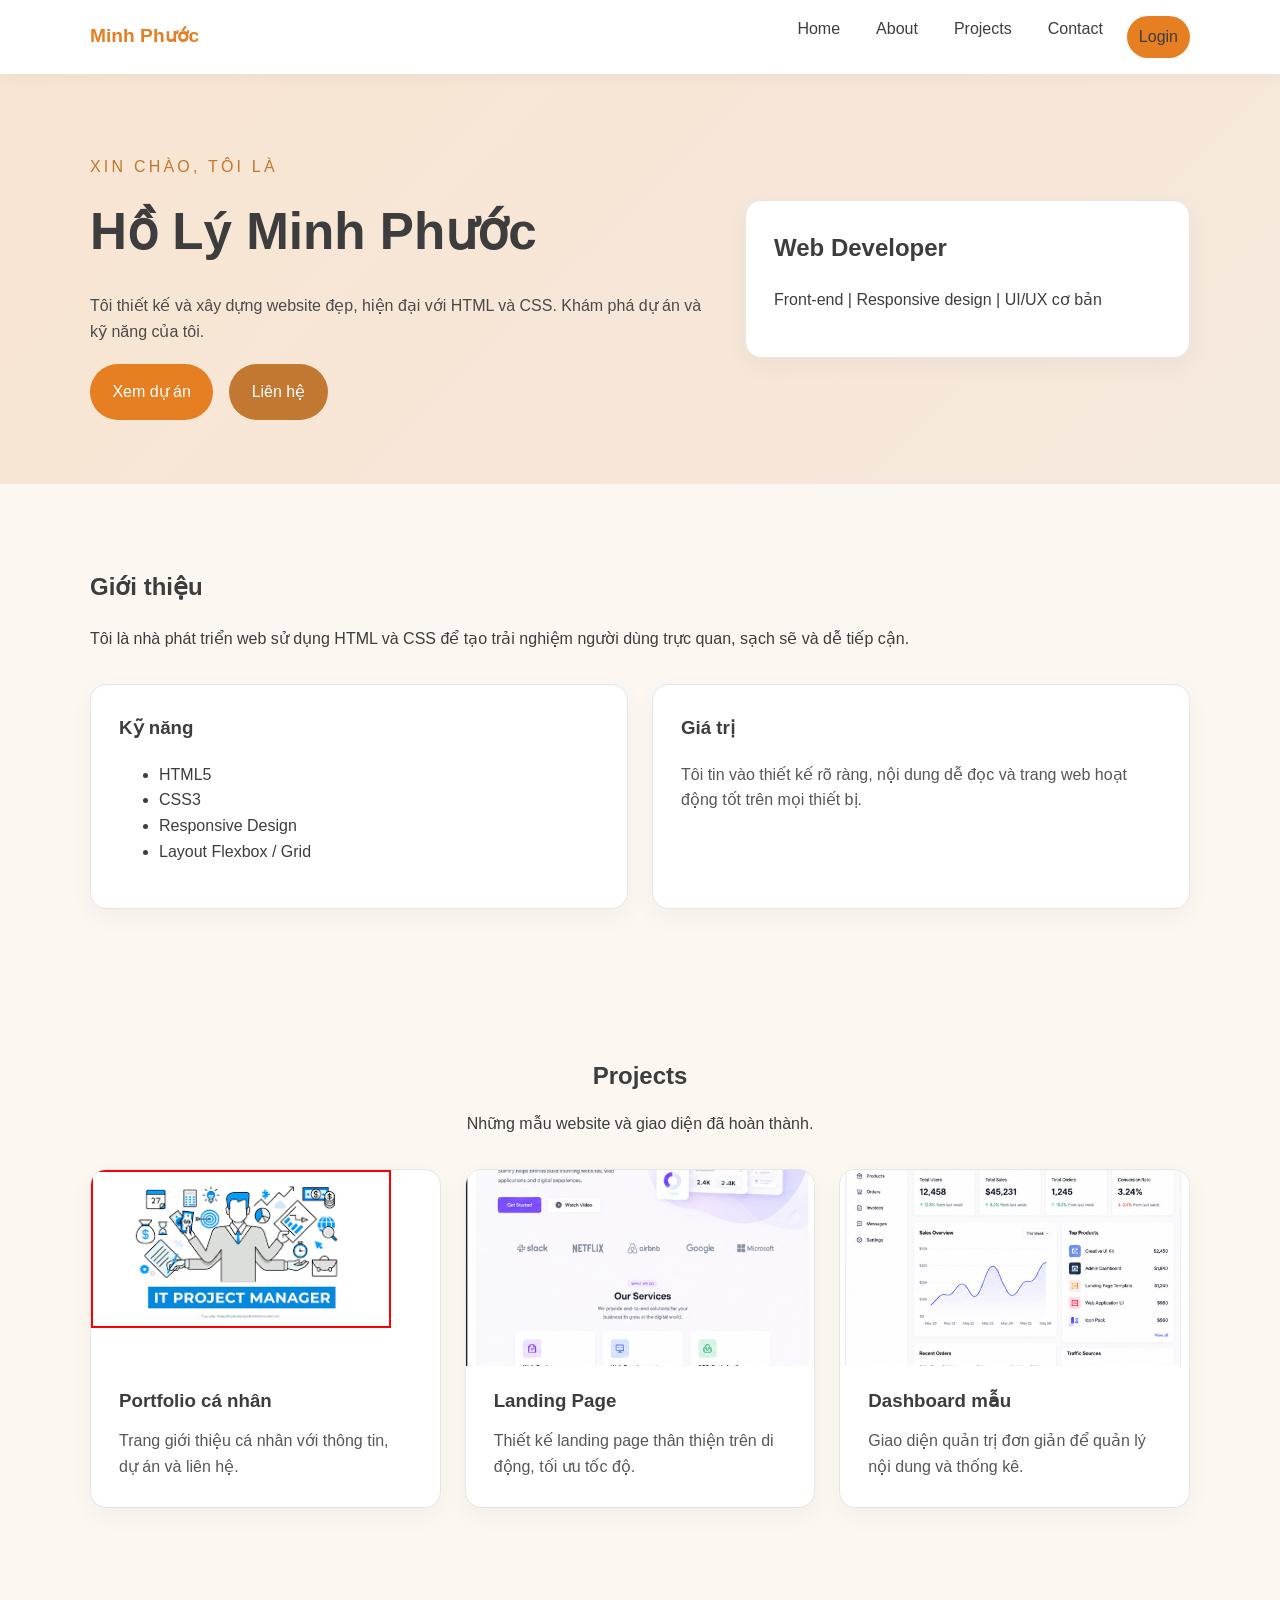
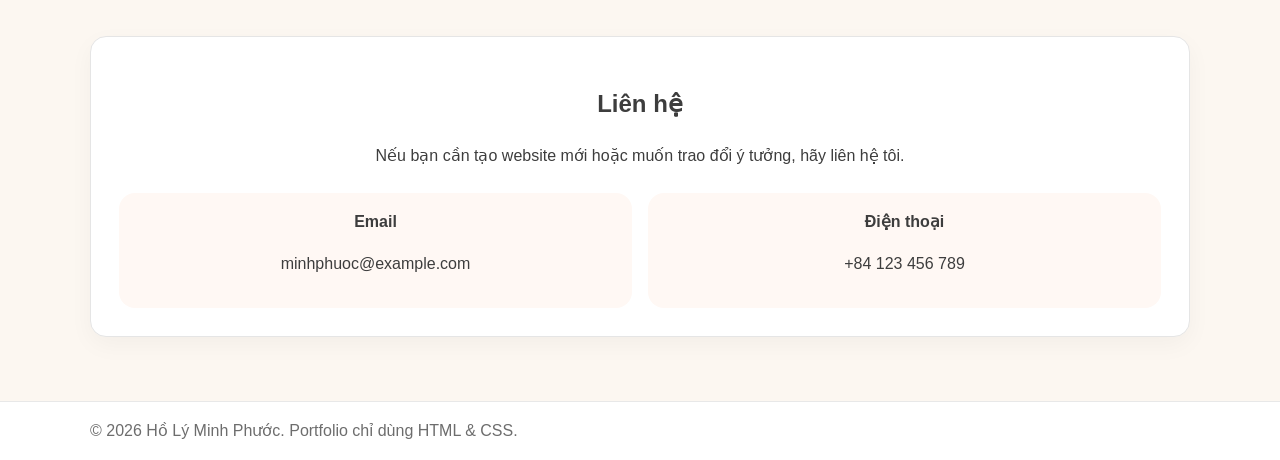
<file: html/index.html>
<!DOCTYPE html>
<html lang="vi">

<head>
    <meta charset="UTF-8" />
    <meta name="viewport" content="width=device-width, initial-scale=1.0" />
    <title>Portfolio - Hồ Lý Minh Phước</title>
    <link rel="stylesheet" href="../css/base/variables.css">
    <link rel="stylesheet" href="../css/style.css">
</head>

<body>
    <header class="site-header">
        <nav class="navbar container">
            <a class="logo" href="index.html">Minh Phước</a>
            <ul class="nav-links">
                <li><a href="#home">Home</a></li>
                <li><a href="#about">About</a></li>
                <li><a href="#projects">Projects</a></li>
                <li><a href="#contact">Contact</a></li>
                <li><a class="button" href="Login.html">Login</a></li>
            </ul>
        </nav>
    </header>

    <main>
        <!-- HERO -->
        <section class="hero section" id="home">
            <div class="hero-content container">
                <div>
                    <p class="eyebrow">Xin chào, tôi là</p>
                    <h1>Hồ Lý Minh Phước</h1>
                    <p class="hero-text">
                        Tôi thiết kế và xây dựng website đẹp, hiện đại với HTML và CSS. Khám phá dự án và kỹ năng của
                        tôi.
                    </p>
                    <div class="hero-actions">
                        <a class="button" href="#projects">Xem dự án</a>
                        <a class="button button-secondary" href="#contact">Liên hệ</a>
                    </div>
                </div>
                <div class="hero-card">
                    <h2>Web Developer</h2>
                    <p>Front-end | Responsive design | UI/UX cơ bản</p>
                </div>
            </div>
        </section>

        <!-- ABOUT -->
        <section class="section about-section" id="about">
            <div class="container">
                <h2>Giới thiệu</h2>

                <p id="about-desc">
                    Tôi là nhà phát triển web sử dụng HTML và CSS để tạo trải nghiệm người dùng trực quan, sạch sẽ và dễ
                    tiếp cận.
                </p>

                <div class="about-grid">
                    <div class="about-card">
                        <h3>Kỹ năng</h3>
                        <ul id="about-skills">
                            <li>HTML5</li>
                            <li>CSS3</li>
                            <li>Responsive Design</li>
                            <li>Layout Flexbox / Grid</li>
                        </ul>
                    </div>
                    <div class="about-card">
                        <h3>Giá trị</h3>
                        <p id="about-values">
                            Tôi tin vào thiết kế rõ ràng, nội dung dễ đọc và trang web hoạt động tốt trên mọi thiết bị.
                        </p>
                    </div>
                </div>
            </div>
        </section>

        <!-- PROJECTS -->
        <section class="section projects-section" id="projects">
            <div class="container">
                <div class="section-heading">
                    <h2>Projects</h2>
                    <p>Những mẫu website và giao diện đã hoàn thành.</p>
                </div>

                <div class="project-grid" id="project-grid">
                    <article class="project-card">
                        <div class="project-image-wrap">
                            <img src="../img/1.png" alt="Project 1" style="width:300px;border:2px solid red;">
                            <div class="project-overlay"><span>Xem chi tiết →</span></div>
                        </div>
                        <div class="project-info">
                            <h3>Portfolio cá nhân</h3>
                            <p>Trang giới thiệu cá nhân với thông tin, dự án và liên hệ.</p>
                        </div>
                    </article>
                    <article class="project-card">
                        <div class="project-image-wrap">
                            <img src="../img/2.png" alt="Project 2" class="project-image">
                            <div class="project-overlay"><span>Xem chi tiết →</span></div>
                        </div>
                        <div class="project-info">
                            <h3>Landing Page</h3>
                            <p>Thiết kế landing page thân thiện trên di động, tối ưu tốc độ.</p>
                        </div>
                    </article>
                    <article class="project-card">
                        <div class="project-image-wrap">
                            <img src="../img/3.png" alt="Project 3" class="project-image">
                            <div class="project-overlay"><span>Xem chi tiết →</span></div>
                        </div>
                        <div class="project-info">
                            <h3>Dashboard mẫu</h3>
                            <p>Giao diện quản trị đơn giản để quản lý nội dung và thống kê.</p>
                        </div>
                    </article>
                </div>
            </div>
        </section>

        <!-- CONTACT -->
        <section class="section contact-section" id="contact">
            <div class="container contact-card">
                <h2>Liên hệ</h2>
                <p id="contact-desc">Nếu bạn cần tạo website mới hoặc muốn trao đổi ý tưởng, hãy liên hệ tôi.</p>
                <div class="contact-details">
                    <div>
                        <strong>Email</strong>
                        <p id="contact-email">minhphuoc@example.com</p>
                    </div>
                    <div>
                        <strong>Điện thoại</strong>
                        <p id="contact-phone">+84 123 456 789</p>
                    </div>
                </div>
            </div>
        </section>
    </main>

    <footer class="site-footer">
        <div class="container">
            <div class="footer-content">
                <p>© 2026 Hồ Lý Minh Phước. Portfolio chỉ dùng HTML & CSS.</p>
            </div>
        </div>
    </footer>

    <script src="../css/js/portfolio.js"></script>
</body>

</html>
</file>
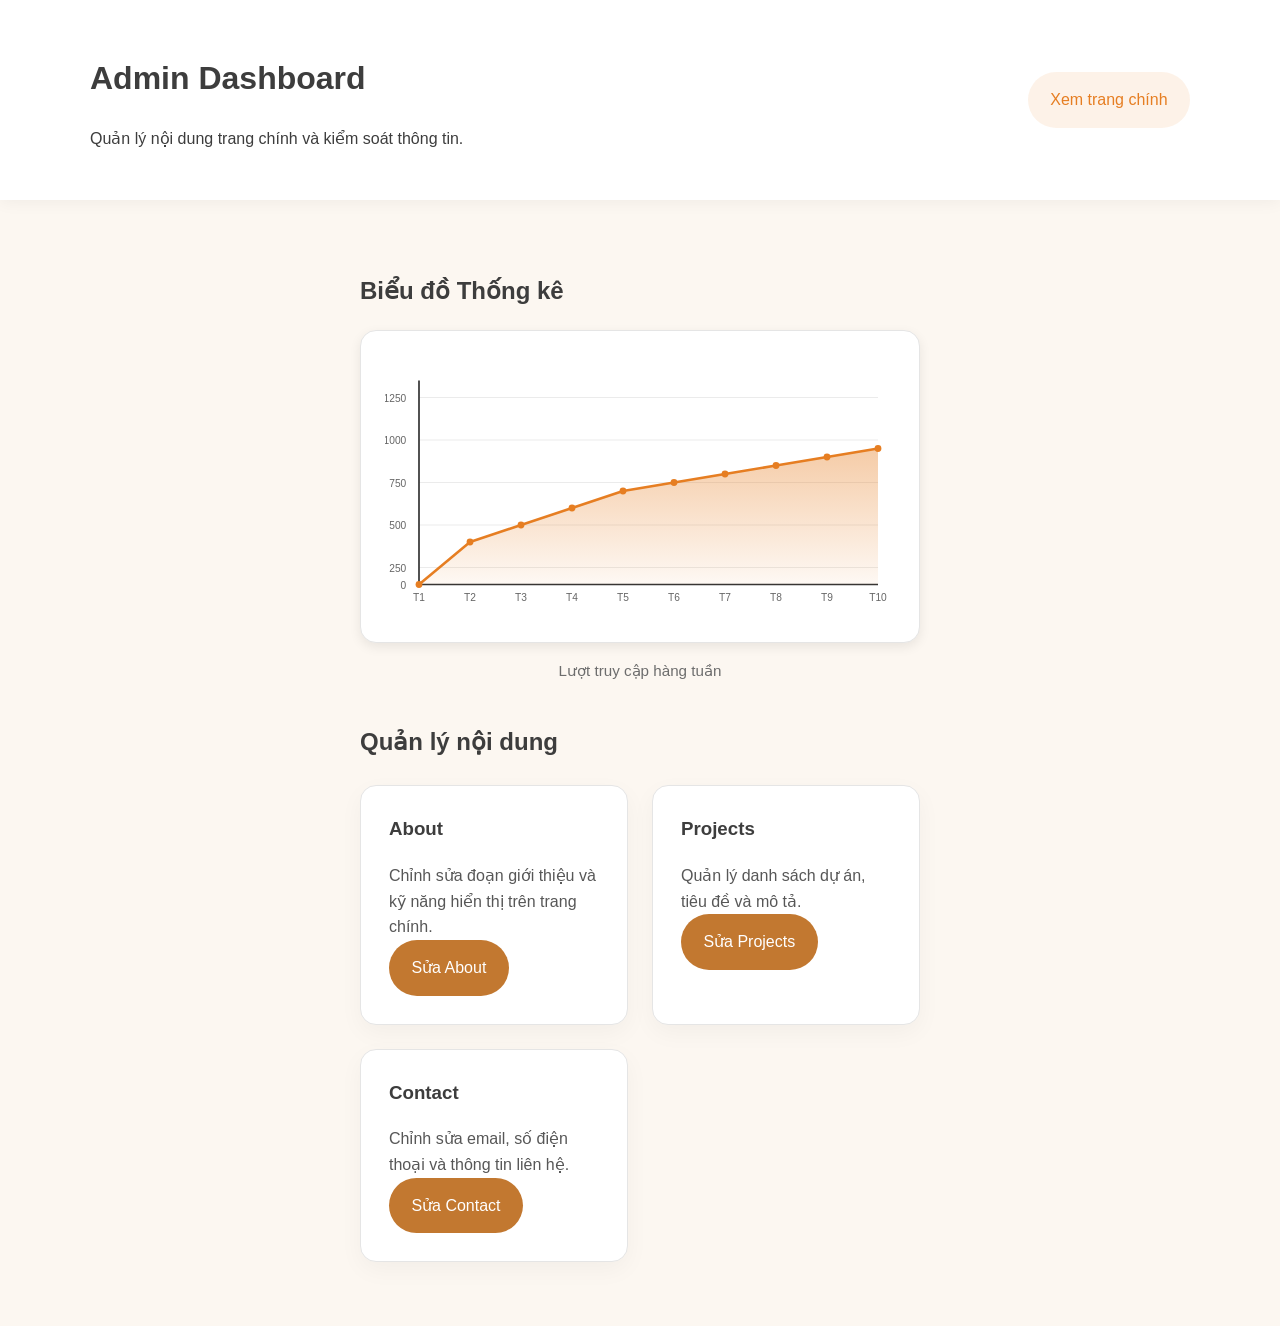
<file: html/Admin.html>
<!DOCTYPE html>
<html lang="vi">

<head>
    <meta charset="UTF-8">
    <meta name="viewport" content="width=device-width, initial-scale=1.0">
    <title>Admin Dashboard</title>
    <link rel="stylesheet" href="../css/base/variables.css">
    <link rel="stylesheet" href="../css/style.css">
</head>

<body>
    <header class="admin-header">
        <div class="container admin-topbar">
            <div>
                <h1>Admin Dashboard</h1>
                <p>Quản lý nội dung trang chính và kiểm soát thông tin.</p>
            </div>
            <a class="button button-outline" href="index.html">Xem trang chính</a>
        </div>
    </header>

    <main class="container admin-main">
        <section class="admin-section" id="stats">
            <h2>Biểu đồ Thống kê</h2>
            <div class="chart-container">
                <svg class="area-chart" viewBox="0 0 600 300" xmlns="http://www.w3.org/2000/svg">
                    <defs>
                        <linearGradient id="areaGradient" x1="0%" y1="0%" x2="0%" y2="100%">
                            <stop offset="0%" style="stop-color:rgba(230,126,34,0.4);stop-opacity:1" />
                            <stop offset="100%" style="stop-color:rgba(230,126,34,0.05);stop-opacity:1" />
                        </linearGradient>
                    </defs>

                    <line x1="40" y1="250" x2="580" y2="250" stroke="#e8e8e8" stroke-width="1" />
                    <line x1="40" y1="200" x2="580" y2="200" stroke="#e8e8e8" stroke-width="1" />
                    <line x1="40" y1="150" x2="580" y2="150" stroke="#e8e8e8" stroke-width="1" />
                    <line x1="40" y1="100" x2="580" y2="100" stroke="#e8e8e8" stroke-width="1" />
                    <line x1="40" y1="50" x2="580" y2="50" stroke="#e8e8e8" stroke-width="1" />

                    <line x1="40" y1="30" x2="40" y2="270" stroke="#333" stroke-width="2" />
                    <line x1="40" y1="270" x2="580" y2="270" stroke="#333" stroke-width="2" />

                    <polygon
                        points="40,270 100,220 160,200 220,180 280,160 340,150 400,140 460,130 520,120 580,110 580,270"
                        fill="url(#areaGradient)" stroke="none" />

                    <polyline points="40,270 100,220 160,200 220,180 280,160 340,150 400,140 460,130 520,120 580,110"
                        fill="none" stroke="#e67e22" stroke-width="3" stroke-linejoin="round" stroke-linecap="round" />

                    <circle cx="40" cy="270" r="4" fill="#e67e22" />
                    <circle cx="100" cy="220" r="4" fill="#e67e22" />
                    <circle cx="160" cy="200" r="4" fill="#e67e22" />
                    <circle cx="220" cy="180" r="4" fill="#e67e22" />
                    <circle cx="280" cy="160" r="4" fill="#e67e22" />
                    <circle cx="340" cy="150" r="4" fill="#e67e22" />
                    <circle cx="400" cy="140" r="4" fill="#e67e22" />
                    <circle cx="460" cy="130" r="4" fill="#e67e22" />
                    <circle cx="520" cy="120" r="4" fill="#e67e22" />
                    <circle cx="580" cy="110" r="4" fill="#e67e22" />

                    <text x="40" y="290" text-anchor="middle" font-size="12" fill="#666">T1</text>
                    <text x="100" y="290" text-anchor="middle" font-size="12" fill="#666">T2</text>
                    <text x="160" y="290" text-anchor="middle" font-size="12" fill="#666">T3</text>
                    <text x="220" y="290" text-anchor="middle" font-size="12" fill="#666">T4</text>
                    <text x="280" y="290" text-anchor="middle" font-size="12" fill="#666">T5</text>
                    <text x="340" y="290" text-anchor="middle" font-size="12" fill="#666">T6</text>
                    <text x="400" y="290" text-anchor="middle" font-size="12" fill="#666">T7</text>
                    <text x="460" y="290" text-anchor="middle" font-size="12" fill="#666">T8</text>
                    <text x="520" y="290" text-anchor="middle" font-size="12" fill="#666">T9</text>
                    <text x="580" y="290" text-anchor="middle" font-size="12" fill="#666">T10</text>

                    <text x="25" y="275" text-anchor="end" font-size="12" fill="#666">0</text>
                    <text x="25" y="255" text-anchor="end" font-size="12" fill="#666">250</text>
                    <text x="25" y="205" text-anchor="end" font-size="12" fill="#666">500</text>
                    <text x="25" y="155" text-anchor="end" font-size="12" fill="#666">750</text>
                    <text x="25" y="105" text-anchor="end" font-size="12" fill="#666">1000</text>
                    <text x="25" y="55" text-anchor="end" font-size="12" fill="#666">1250</text>
                </svg>
            </div>
            <p class="chart-note">Lượt truy cập hàng tuần</p>
        </section>

        <section class="admin-section" id="manage">
            <h2>Quản lý nội dung</h2>
            <div class="admin-grid">
                <div class="admin-card">
                    <h3>About</h3>
                    <p>Chỉnh sửa đoạn giới thiệu và kỹ năng hiển thị trên trang chính.</p>
                    <a href="EditContent.html?section=about" class="button button-secondary">Sửa About</a>
                </div>
                <div class="admin-card">
                    <h3>Projects</h3>
                    <p>Quản lý danh sách dự án, tiêu đề và mô tả.</p>
                    <a href="EditContent.html?section=projects" class="button button-secondary">Sửa Projects</a>
                </div>
                <div class="admin-card">
                    <h3>Contact</h3>
                    <p>Chỉnh sửa email, số điện thoại và thông tin liên hệ.</p>
                    <a href="EditContent.html?section=contact" class="button button-secondary">Sửa Contact</a>
                </div>
            </div>
        </section>
    </main>
</body>

</html>
</file>
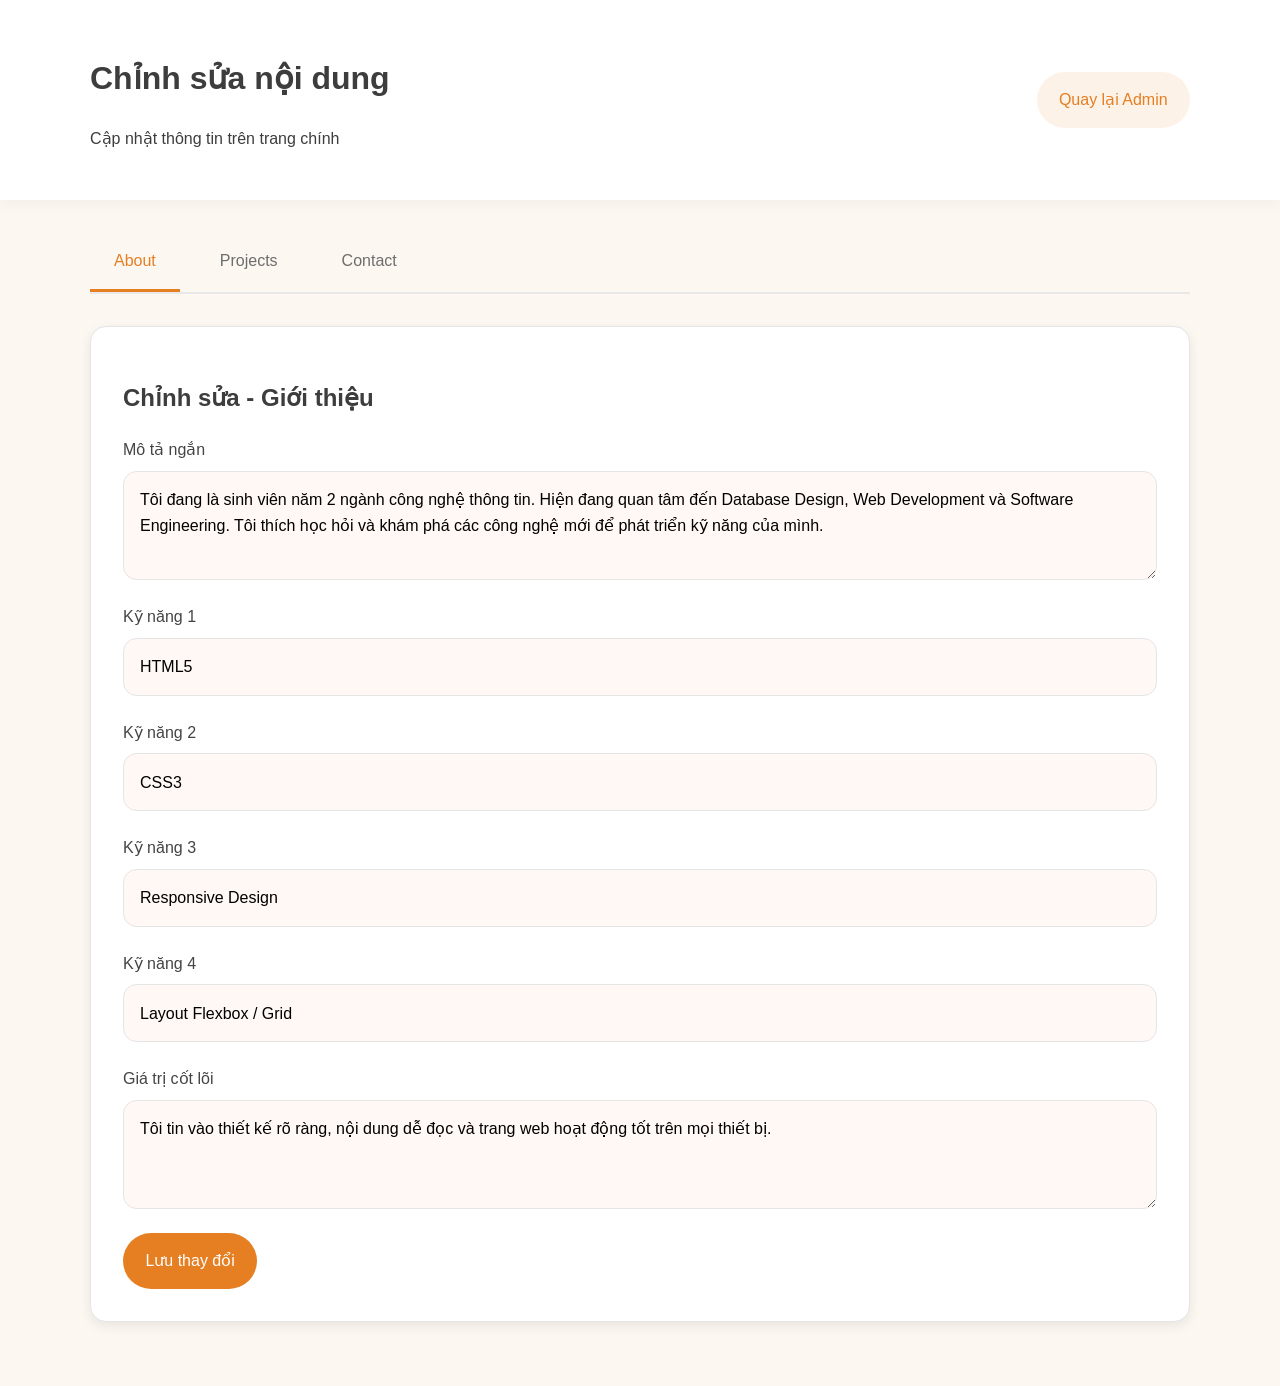
<file: html/EditContent.html>
<!DOCTYPE html>
<html lang="vi">

<head>
    <meta charset="UTF-8">
    <meta name="viewport" content="width=device-width, initial-scale=1.0">
    <title>Chỉnh sửa nội dung - Admin</title>
    <link rel="stylesheet" href="../css/base/variables.css">
    <link rel="stylesheet" href="../css/style.css">
</head>

<body>
    <header class="admin-header">
        <div class="container admin-topbar">
            <div>
                <h1>Chỉnh sửa nội dung</h1>
                <p>Cập nhật thông tin trên trang chính</p>
            </div>
            <a class="button button-outline" href="Admin.html">Quay lại Admin</a>
        </div>
    </header>

    <main class="container edit-main">
        <div class="edit-tabs">
            <a href="#section-about" class="tab-link active">About</a>
            <a href="#section-projects" class="tab-link">Projects</a>
            <a href="#section-contact" class="tab-link">Contact</a>
        </div>

        <!-- ABOUT -->
        <section class="edit-section" id="section-about">
            <h2>Chỉnh sửa - Giới thiệu</h2>

            <!-- Toast Notification -->
            <div class="save-toast" id="toast-about">✓ Đã lưu thành công!</div>

            <form class="edit-form" id="form-about">
                <label>
                    Mô tả ngắn
                    <textarea id="f-about-desc" rows="3" placeholder="Nhập mô tả ngắn về bản thân..."></textarea>
                </label>
                <label>
                    Kỹ năng 1
                    <input id="f-skill-1" type="text" placeholder="VD: HTML5">
                </label>
                <label>
                    Kỹ năng 2
                    <input id="f-skill-2" type="text" placeholder="VD: CSS3">
                </label>
                <label>
                    Kỹ năng 3
                    <input id="f-skill-3" type="text" placeholder="VD: Responsive Design">
                </label>
                <label>
                    Kỹ năng 4
                    <input id="f-skill-4" type="text" placeholder="VD: Layout Flexbox / Grid">
                </label>
                <label>
                    Giá trị cốt lõi
                    <textarea id="f-about-values" rows="3" placeholder="Nhập giá trị của bạn..."></textarea>
                </label>
                <button type="submit" class="button">Lưu thay đổi</button>
            </form>
        </section>

        <!-- PROJECTS -->
        <section class="edit-section" id="section-projects">
            <h2>Chỉnh sửa - Dự án</h2>
            <div class="save-toast" id="toast-projects">✓ Đã lưu thành công!</div>

            <form class="edit-form" id="form-projects">
                <div class="project-item">
                    <h3>Dự án 1</h3>
                    <label>
                        Tiêu đề
                        <input id="f-p1-title" type="text" placeholder="Portfolio cá nhân">
                    </label>
                    <label>
                        Mô tả
                        <textarea id="f-p1-desc" rows="2" placeholder="Mô tả dự án..."></textarea>
                    </label>
                </div>

                <div class="project-item">
                    <h3>Dự án 2</h3>
                    <label>
                        Tiêu đề
                        <input id="f-p2-title" type="text" placeholder="Landing Page">
                    </label>
                    <label>
                        Mô tả
                        <textarea id="f-p2-desc" rows="2" placeholder="Mô tả dự án..."></textarea>
                    </label>
                </div>

                <div class="project-item">
                    <h3>Dự án 3</h3>
                    <label>
                        Tiêu đề
                        <input id="f-p3-title" type="text" placeholder="Dashboard mẫu">
                    </label>
                    <label>
                        Mô tả
                        <textarea id="f-p3-desc" rows="2" placeholder="Mô tả dự án..."></textarea>
                    </label>
                </div>

                <button type="submit" class="button">Lưu thay đổi</button>
            </form>
        </section>

        <!-- CONTACT -->
        <section class="edit-section" id="section-contact">
            <h2>Chỉnh sửa - Liên hệ</h2>
            <div class="save-toast" id="toast-contact">✓ Đã lưu thành công!</div>

            <form class="edit-form" id="form-contact">
                <label>
                    Email
                    <input id="f-contact-email" type="email" placeholder="your@email.com">
                </label>
                <label>
                    Số điện thoại
                    <input id="f-contact-phone" type="tel" placeholder="+84 123 456 789">
                </label>
                <label>
                    Mô tả liên hệ
                    <textarea id="f-contact-desc" rows="3" placeholder="Nhập thông tin bổ sung..."></textarea>
                </label>
                <button type="submit" class="button">Lưu thay đổi</button>
            </form>
        </section>
    </main>

    <style>
        /* Toast notification */
        .save-toast {
            display: none;
            background: #22c55e;
            color: #fff;
            padding: 0.65rem 1.1rem;
            border-radius: var(--radius-sm);
            font-size: 0.9rem;
            font-weight: 600;
            margin-bottom: 1.25rem;
            width: fit-content;
        }

        .save-toast.show {
            display: block;
            animation: fadeOut 2.5s forwards;
        }

        @keyframes fadeOut {
            0% {
                opacity: 1;
            }

            70% {
                opacity: 1;
            }

            100% {
                opacity: 0;
                display: none;
            }
        }
    </style>

    <script src="../css/js/edit.js"></script>
</body>

</html>
</file>
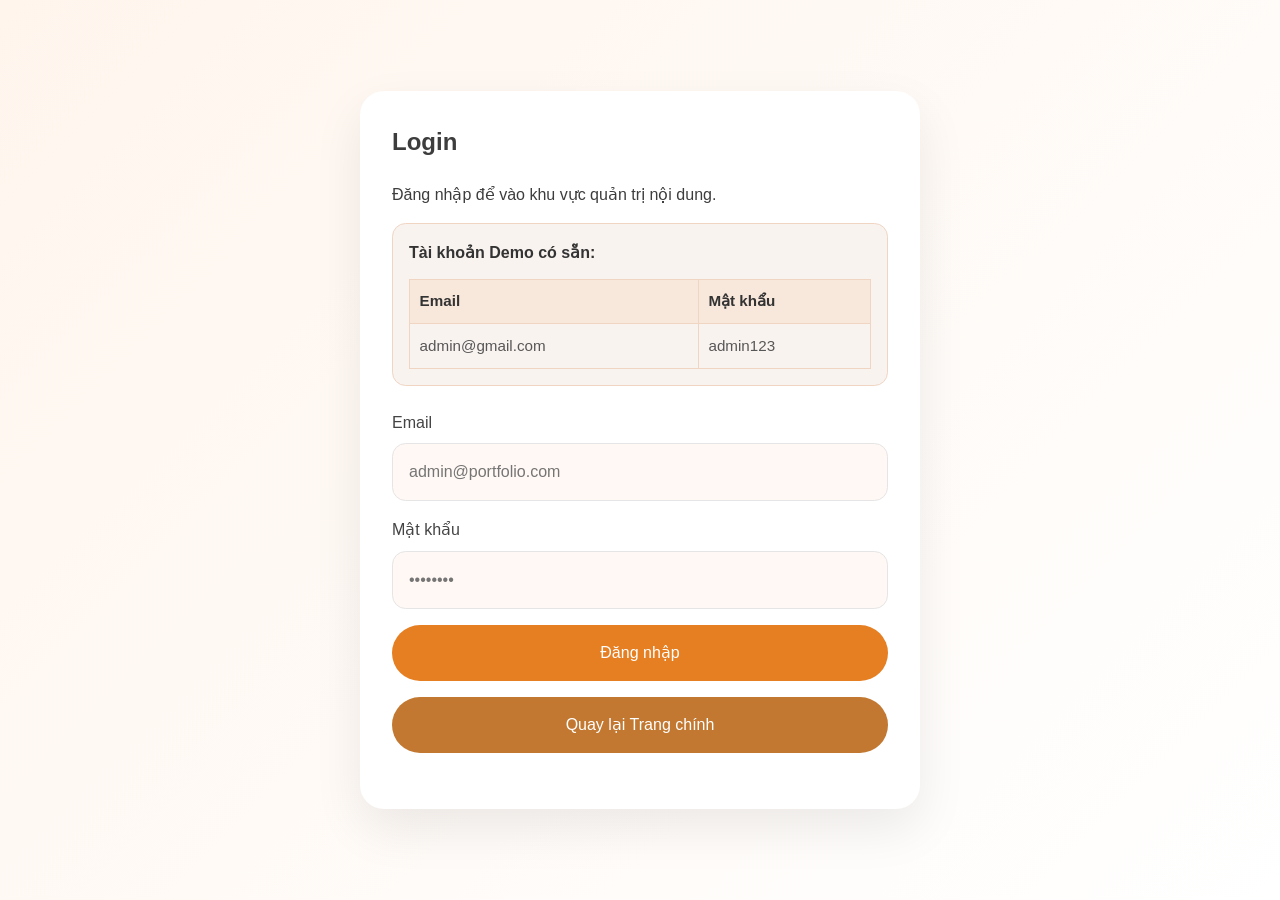
<file: html/Login.html>
<!DOCTYPE html>
<html lang="vi">

<head>
    <meta charset="UTF-8">
    <meta name="viewport" content="width=device-width, initial-scale=1.0">
    <title>Login - Portfolio Admin</title>
    <link rel="stylesheet" href="../css/base/variables.css">
    <link rel="stylesheet" href="../css/style.css">
</head>

<body class="login-page">
    <main class="login-container">
        <section class="login-card">
            <h1>Login</h1>
            <p>Đăng nhập để vào khu vực quản trị nội dung.</p>

            <div class="demo-accounts">
                <p class="demo-title">Tài khoản Demo có sẵn:</p>
                <table class="accounts-table">
                    <tr>
                        <th>Email</th>
                        <th>Mật khẩu</th>
                    </tr>
                    <tr>
                        <td>admin@gmail.com</td>
                        <td>admin123</td>
                    </tr>
                </table>
            </div>

            <form class="login-form">
                <label>
                    Email
                    <input type="email" placeholder="admin@portfolio.com" required>
                </label>
                <label>
                    Mật khẩu
                    <input type="password" placeholder="••••••••" required>
                </label>
                <a class="button" href="Admin.html">Đăng nhập</a>
                <a class="button button-secondary" href="index.html">Quay lại Trang chính</a>

            </form>

        </section>
    </main>
</body>

</html>
</file>
<file: css/base/variables.css>
:root {
    --color-primary: #e67e22;
    --color-primary-light: rgba(230, 126, 34, 0.1);
    --color-primary-medium: rgba(230, 126, 34, 0.15);
    --color-primary-glow: rgba(230, 126, 34, 0.3);
    --color-secondary: #c27830;
    --color-secondary-alt: #b8672d;

    --color-bg: #fcf7f1;
    --color-surface: #ffffff;
    --color-surface-warm: #fff8f4;
    --color-surface-soft: #f9f3f0;

    --color-border: #d4a574;
    --color-border-light: #e5e5e5;
    --color-border-soft: #f0d5c3;
    --color-border-footer: #e8e8e8;

    --color-text: #3d3d3d;
    --color-text-muted: #575757;
    --color-text-subtle: #4a4a4a;
    --color-text-dim: #6d6d6d;
    --color-text-faint: #6b7280;
    --color-text-label: #444;
    --color-text-heading: #333;

    --color-success: #228b22;
    --color-success-bg: rgba(34, 139, 34, 0.15);
    --color-info: #1e90ff;
    --color-info-bg: rgba(30, 144, 255, 0.15);
    --color-warning: #ff9500;
    --color-warning-bg: rgba(255, 165, 0, 0.15);
    --color-danger: #dc143c;
    --color-danger-bg: rgba(220, 20, 60, 0.15);

    --font-family: 'Arial', sans-serif;
    --font-size-sm: 0.85rem;
    --font-size-base: 0.95rem;
    --font-size-md: 1rem;
    --font-size-lg: 1.2rem;

    --space-xs: 0.5rem;
    --space-sm: 0.75rem;
    --space-md: 1rem;
    --space-lg: 1.5rem;
    --space-xl: 2rem;
    --space-2xl: 2.5rem;
    --space-3xl: 4rem;

    --radius-sm: 0.85rem;
    --radius-md: 1rem;
    --radius-lg: 1.5rem;
    --radius-pill: 999px;

    --shadow-card: 0 8px 24px rgba(0, 0, 0, 0.04);
    --shadow-sm: 0 4px 12px rgba(0, 0, 0, 0.08);
    --shadow-md: 0 20px 50px rgba(0, 0, 0, 0.08);
    --shadow-header: 0 2px 16px rgba(0, 0, 0, 0.05);

    --transition-fast: 0.2s ease;
}
</file>
<file: css/style.css>
/* Base */
@import url("base/variables.css");
@import url("base/reset.css");

/* Utils */
@import url("utils/layout.css");

/* Components */
@import url("components/button.css");
@import url("components/badge.css");
@import url("components/card.css");

/* Sections */
@import url("sections/header.css");
@import url("sections/hero.css");
@import url("sections/contacts.css");
@import url("sections/admin.css");

/* Responsive */
@import url("utils/responsive.css");
</file>
